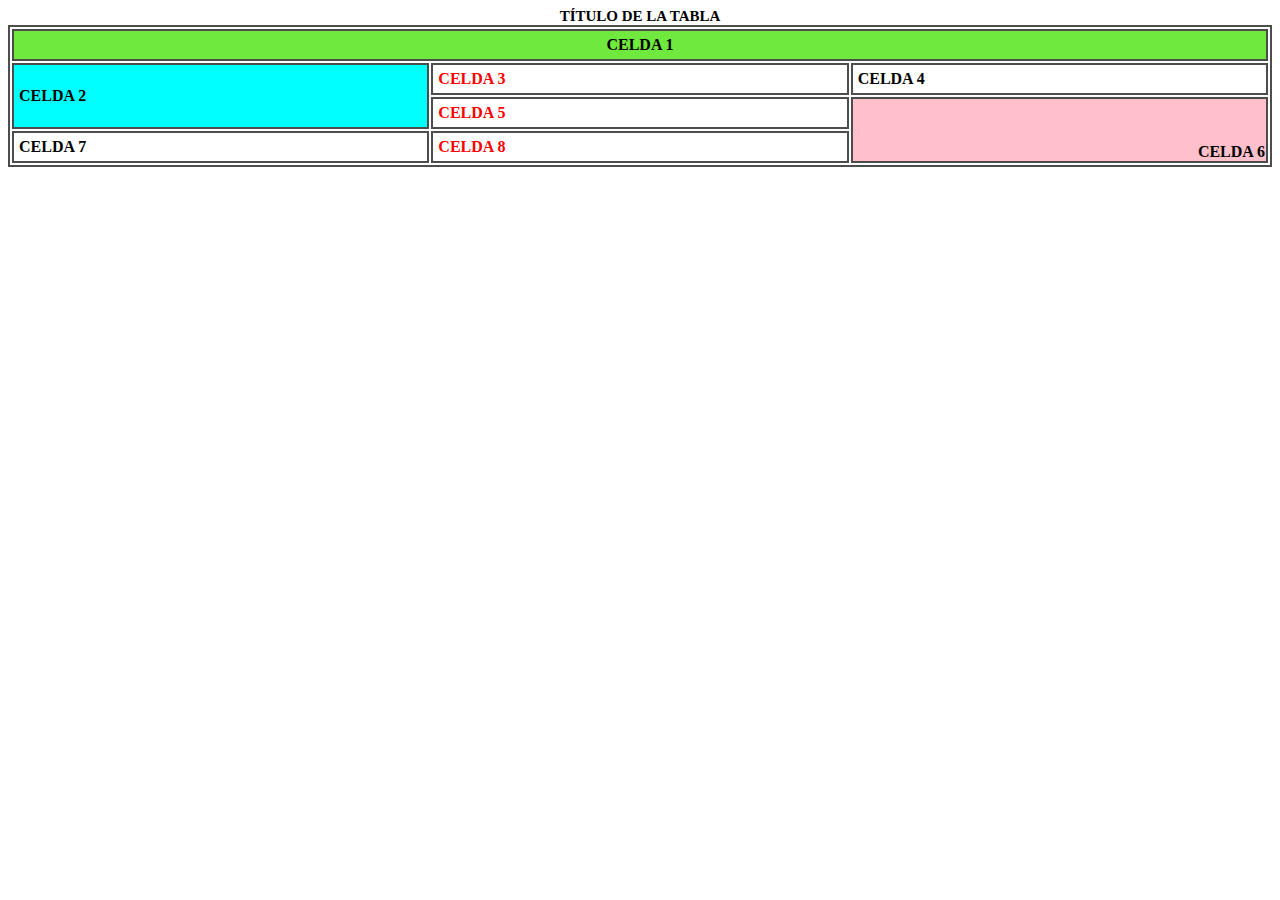
<file: Act13/index.html>
<!DOCTYPE html>
<html lang="en">

<head>
    <meta charset="UTF-8">
    <meta http-equiv="X-UA-Compatible" content="IE=edge">
    <meta name="viewport" content="width=device-width, initial-scale=1.0">
    <title>Document</title>
    <link rel="stylesheet" href="css/style.css">
</head>

<body>

    <div>

        <h3>TÍTULO DE LA TABLA</h3>

        <table>
            <tr id="celda_1">
                <th colspan="3">CELDA 1</th>
            </tr>
            <tr>
                <td rowspan="2" id="celda_2">CELDA 2</td>
                <td class="red">CELDA 3</td>
                <td>CELDA 4</td>
            </tr>
            <tr>
                <td class="red">CELDA 5</td>
                <td rowspan="2" class="celda_6"><span>CELDA 6</span></td>
            </tr>
            <tr class>
                <td id="celda_7">CELDA 7</td>
                <td class="red">CELDA 8</td>
            </tr>

        </table>

    </div>

</body>

</html>
</file>
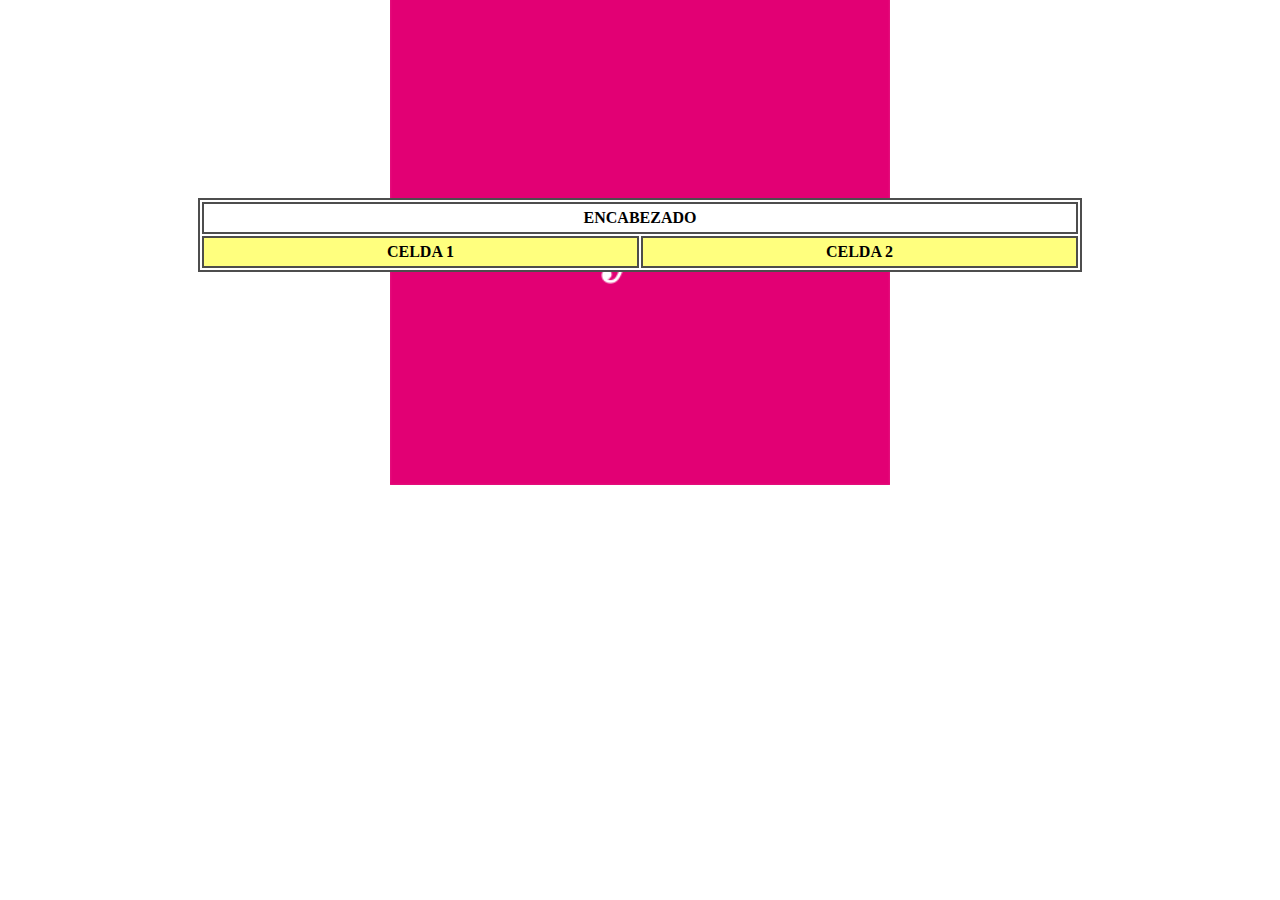
<file: Act14/index.html>
<!DOCTYPE html>
<html lang="en">

<head>
    <meta charset="UTF-8">
    <meta http-equiv="X-UA-Compatible" content="IE=edge">
    <meta name="viewport" content="width=device-width, initial-scale=1.0">
    <title>Document</title>
    <link rel="stylesheet" href="css/style.css">
</head>

<body>

    <table>
        <tr>
            <th colspan="2">ENCABEZADO</th>
        </tr>
        <tr id="rows">
            <td class="centrat"><span>CELDA 1</span></td>
            <td class="centrat"><span>CELDA 2</span></td>
        </tr>
    </table>

</body>

</html>
</file>
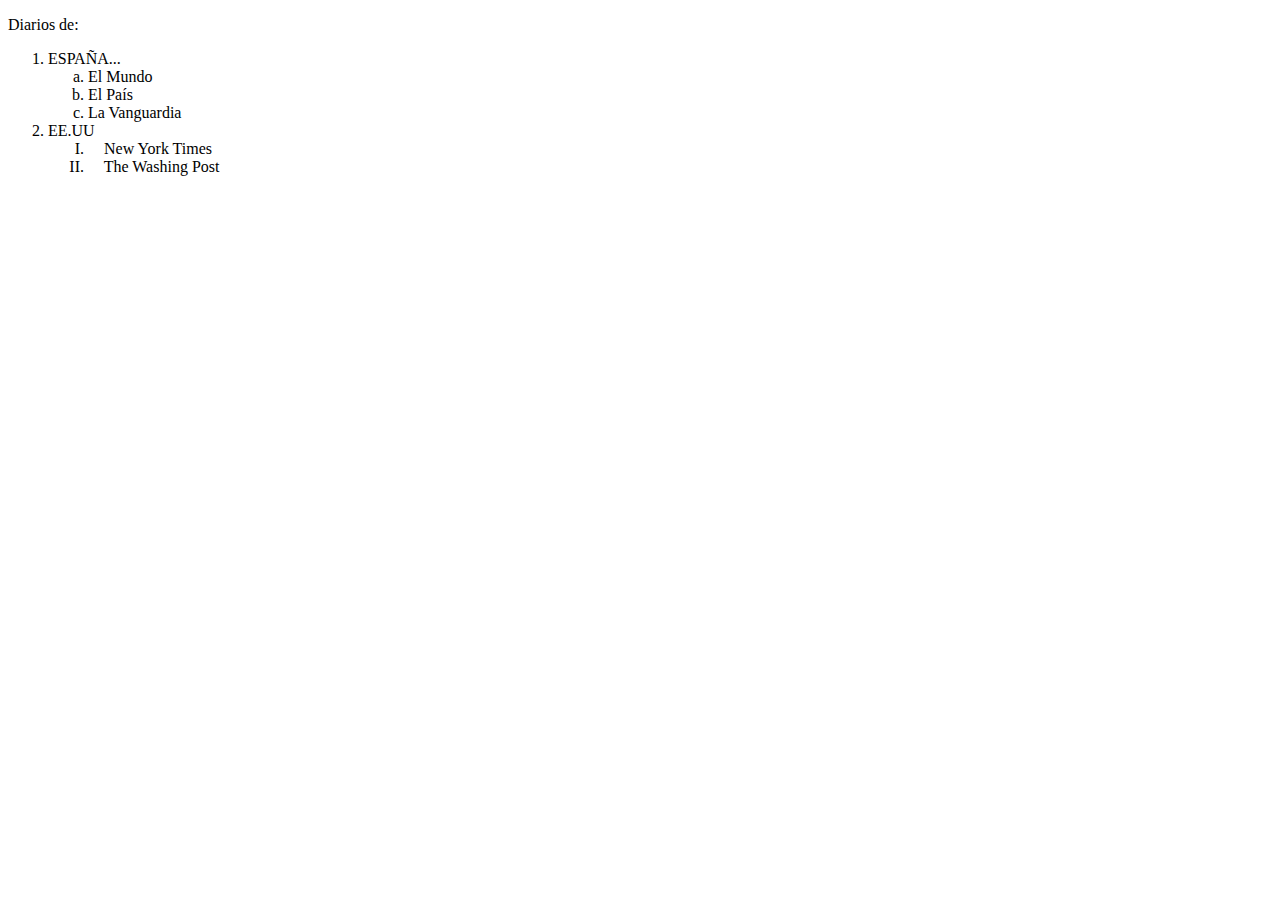
<file: Act15/index.html>
<!DOCTYPE html>
<html lang="en">

<head>
    <meta charset="UTF-8">
    <meta http-equiv="X-UA-Compatible" content="IE=edge">
    <meta name="viewport" content="width=device-width, initial-scale=1.0">
    <title>Document</title>
    <link rel="stylesheet" href="css/style.css">
</head>

<body>

    <div>

        <p>Diarios de:</p>

        <ol>
            <li>ESPAÑA...</li>
            <ol class="spain">
                <li>El Mundo</li>
                <li>El País</li>
                <li>La Vanguardia</li>
            </ol>
            <li>EE.UU</li>
            <ol class="eeuu">
                <li>&nbsp&nbsp&nbsp New York Times</li>
                <li>&nbsp&nbsp&nbsp The Washing Post</li>
            </ol>
        </ol>



    </div>



</body>

</html>
</file>
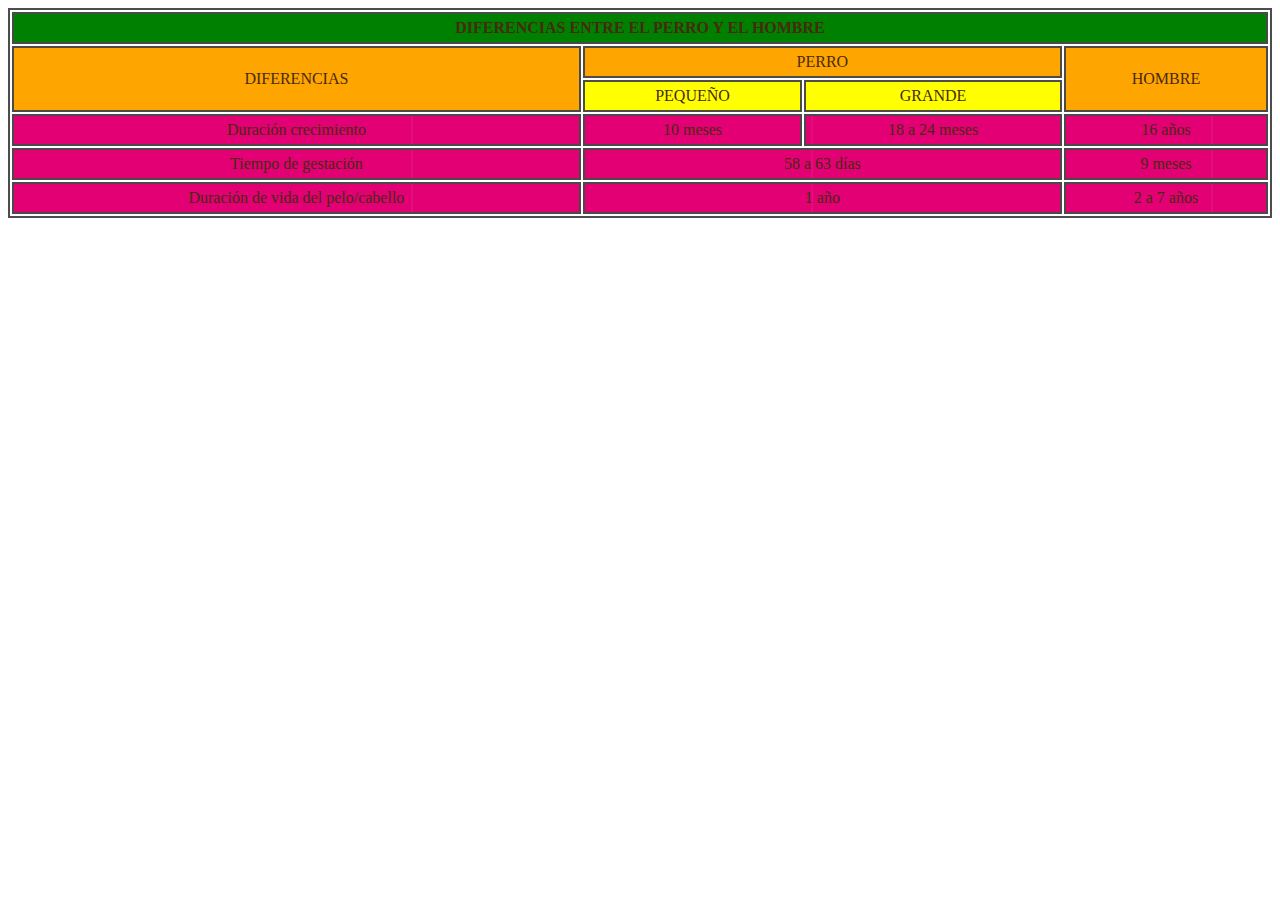
<file: Act16/index.html>
<!DOCTYPE html>
<html lang="en">

<head>
    <meta charset="UTF-8">
    <meta http-equiv="X-UA-Compatible" content="IE=edge">
    <meta name="viewport" content="width=device-width, initial-scale=1.0">
    <title>Document</title>
    <link rel="stylesheet" href="css/style.css">
</head>

<body>

    <div>

        <table>
            <tr id="celda_1">
                <th colspan="4" class="green">DIFERENCIAS ENTRE EL PERRO Y EL HOMBRE</th>
            </tr>
            <tr class="orange">
                <td rowspan="2">DIFERENCIAS</td>
                <td colspan="2">PERRO</td>
                <td rowspan="2">HOMBRE</td>
            </tr>
            <tr class="yellow">
                <td>PEQUEÑO</td>
                <td>GRANDE</td>
            </tr>
            <tr class="img_back">
                <td>Duración crecimiento</td>
                <td>10 meses</td>
                <td>18 a 24 meses</td>
                <td>16 años</td>
            </tr>
            <tr class="img_back">
                <td>Tiempo de gestación</td>
                <td colspan="2">58 a 63 días</td>
                <td>9 meses</td>
            </tr>
            <tr class="img_back">
                <td>Duración de vida del pelo/cabello</td>
                <td colspan="2">1 año</td>
                <td>2 a 7 años</td>
            </tr>

        </table>

    </div>

</body>

</html>
</file>
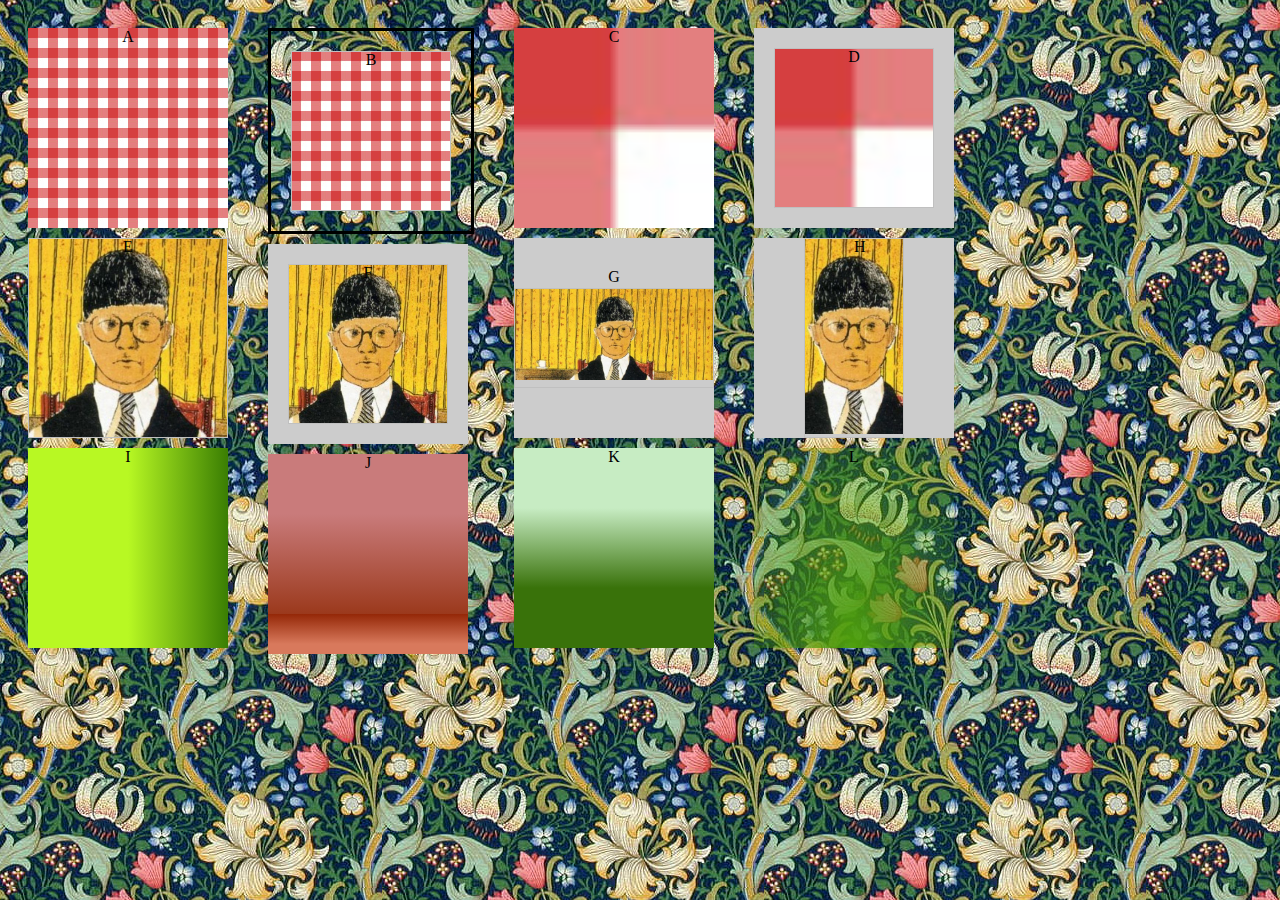
<file: Act17/index.html>
<!DOCTYPE html>
<html lang="en">

<head>
    <meta charset="UTF-8">
    <meta http-equiv="X-UA-Compatible" content="IE=edge">
    <meta name="viewport" content="width=device-width, initial-scale=1.0">
    <link rel="stylesheet" href="css/style.css">
    <title>Document</title>
</head>

<body>
    <div class="col1">
        <div class="container" id="a">A</div>
        <div class="container" id="e"><span id="texte">E</span><img id="imgE" /></div>
        <div class="container" id="i">I</div>
    </div>
    <div class="col1">
        <div class="container" id="b"><span id="textb">B</span><img id="imgB" /></div>
        <div class="container" id="f"><span id="textf">F</span><img id="imgF" /></div>
        <div class="container" id="j">J</div>
    </div>
    <div class="col1">
        <div class="container" id="c">C</div>
        <div class="container" id="g"><span id="textg">G</span><img id="imgG" /></div>
        <div class="container" id="k">K</div>
    </div>
    <div class="col1">
        <div class="container" id="d"><span id="textd">D</span><img id="imgD" /></div>
        <div class="container" id="h"><span id="texth">H</span><img id="imgH" /></div>
        <div class="container" id="l">L</div>
    </div>
</body>

</html>
</file>
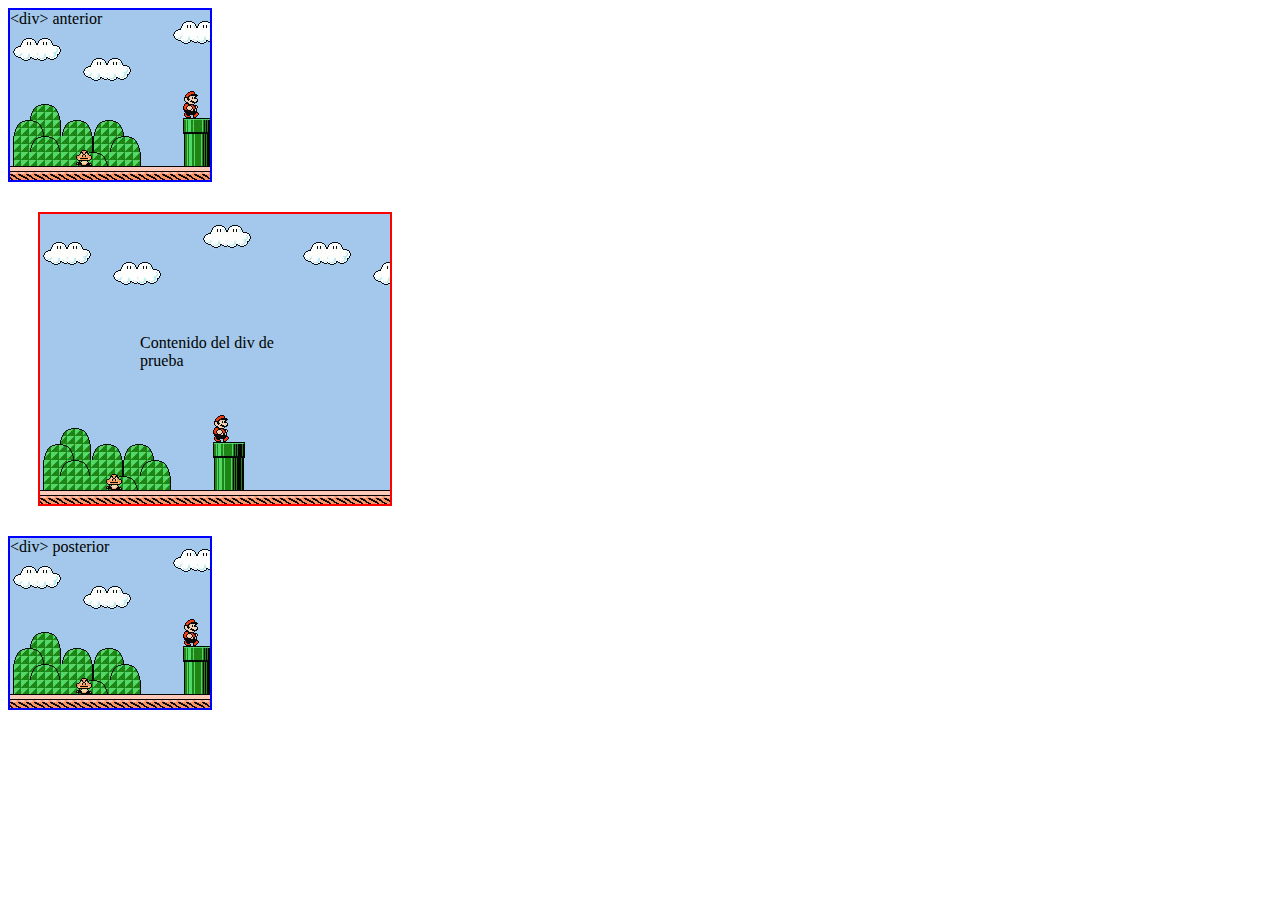
<file: Act18/index.html>
<!DOCTYPE html>
<html lang="en">

<head>
    <meta charset="UTF-8">
    <meta http-equiv="X-UA-Compatible" content="IE=edge">
    <meta name="viewport" content="width=device-width, initial-scale=1.0">
    <title>Act 18</title>
    <link rel="stylesheet" href="css/style.css">
</head>

<body>

    <div>&ltdiv&gt anterior</div>

    
    <div class="container_1">
        <sapn>Contenido del div de prueba</span>

    </div>


    <div>&ltdiv&gt posterior</div>

</body>

</html>
</file>
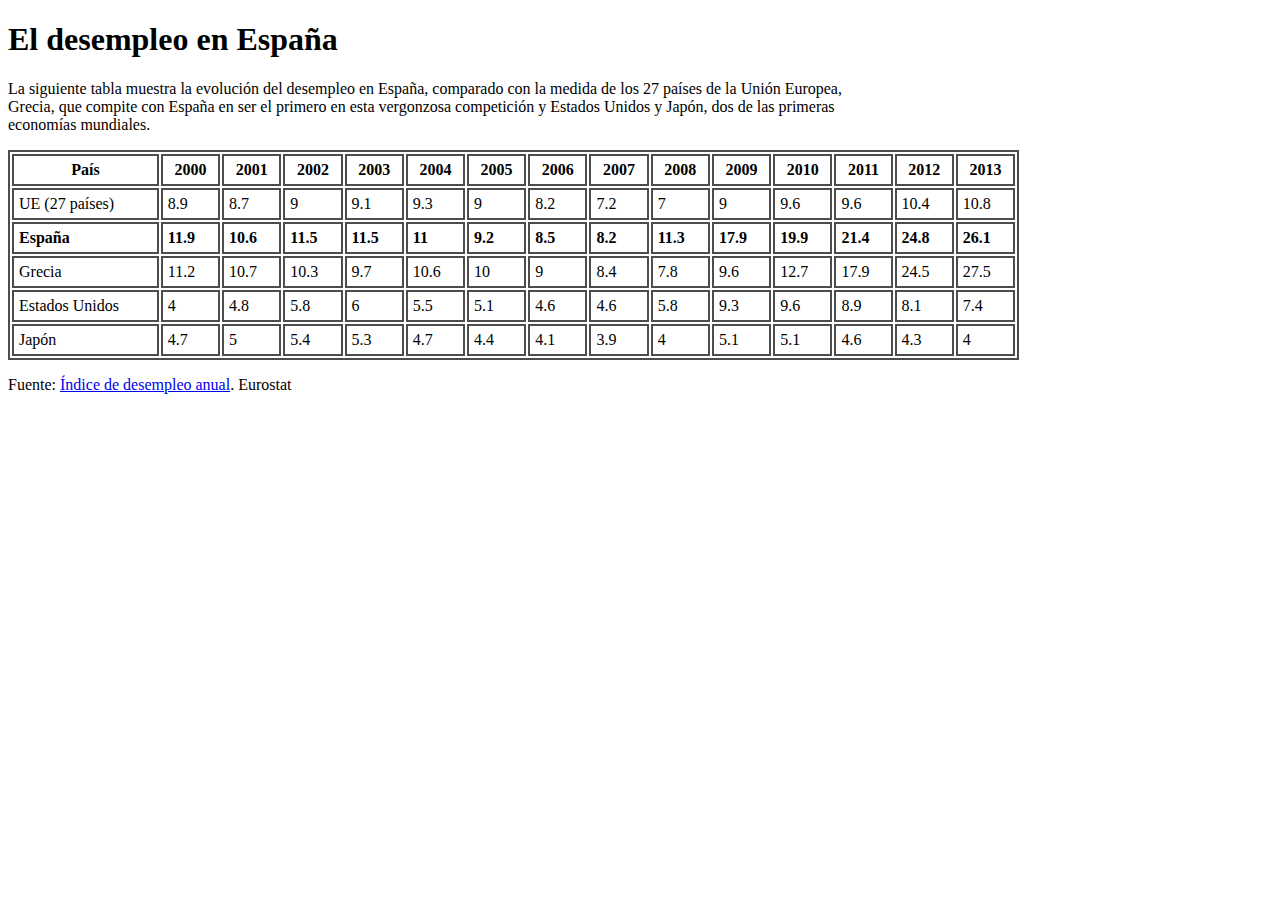
<file: Act19/index.html>
<!DOCTYPE html>
<html lang="en">

<head>
    <meta charset="UTF-8">
    <meta http-equiv="X-UA-Compatible" content="IE=edge">
    <meta name="viewport" content="width=device-width, initial-scale=1.0">
    <title>Document</title>
    <link rel="stylesheet" href="css/style.css">
</head>

<body>

    <h1>El desempleo en España</h1>

    <p>
        La siguiente tabla muestra la evolución del desempleo en España, comparado
        con la medida de los 27 países de la Unión Europea, <br />Grecia, que
        compite con España en ser el primero en esta vergonzosa competición y
        Estados Unidos y Japón, dos de las primeras <br> economías mundiales.
    </p>

        <table>

            <tr>
                <th>País</th>
                <th>2000</th>
                <th>2001</th>
                <th>2002</th>
                <th>2003</th>
                <th>2004</th>
                <th>2005</th>
                <th>2006</th>
                <th>2007</th>
                <th>2008</th>
                <th>2009</th>
                <th>2010</th>
                <th>2011</th>
                <th>2012</th>
                <th>2013</th>
            </tr>

            <tr>
                <td>UE (27 países)</td>
                <td>8.9</td>
                <td>8.7</td>
                <td>9</td>
                <td>9.1</td>
                <td>9.3</td>
                <td>9</td>
                <td>8.2</td>
                <td>7.2</td>
                <td>7</td>
                <td>9</td>
                <td>9.6</td>
                <td>9.6</td>
                <td>10.4</td>
                <td>10.8</td>
            </tr>

            <tr id="spain">
                <td>España</td>
                <td>11.9</td>
                <td>10.6</td>
                <td>11.5</td>
                <td>11.5</td>
                <td>11</td>
                <td>9.2</td>
                <td>8.5</td>
                <td>8.2</td>
                <td>11.3</td>
                <td>17.9</td>
                <td>19.9</td>
                <td>21.4</td>
                <td>24.8</td>
                <td>26.1</td>
            </tr>

            <tr>
                <td>Grecia</td>
                <td>11.2</td>
                <td>10.7</td>
                <td>10.3</td>
                <td>9.7</td>
                <td>10.6</td>
                <td>10</td>
                <td>9</td>
                <td>8.4</td>
                <td>7.8</td>
                <td>9.6</td>
                <td>12.7</td>
                <td>17.9</td>
                <td>24.5</td>
                <td>27.5</td>
            </tr>
            <tr>
                <td>Estados Unidos</td>
                <td>4</td>
                <td>4.8</td>
                <td>5.8</td>
                <td>6</td>
                <td>5.5</td>
                <td>5.1</td>
                <td>4.6</td>
                <td>4.6</td>
                <td>5.8</td>
                <td>9.3</td>
                <td>9.6</td>
                <td>8.9</td>
                <td>8.1</td>
                <td>7.4</td>
            </tr>
            <tr>
                <td>Japón</td>
                <td>4.7</td>
                <td>5</td>
                <td>5.4</td>
                <td>5.3</td>
                <td>4.7</td>
                <td>4.4</td>
                <td>4.1</td>
                <td>3.9</td>
                <td>4</td>
                <td>5.1</td>
                <td>5.1</td>
                <td>4.6</td>
                <td>4.3</td>
                <td>4</td>
            </tr>

        </table>

        <p>Fuente: <a href="#">Índice de desempleo anual</a>. Eurostat</p>


</body>

</html>
</file>
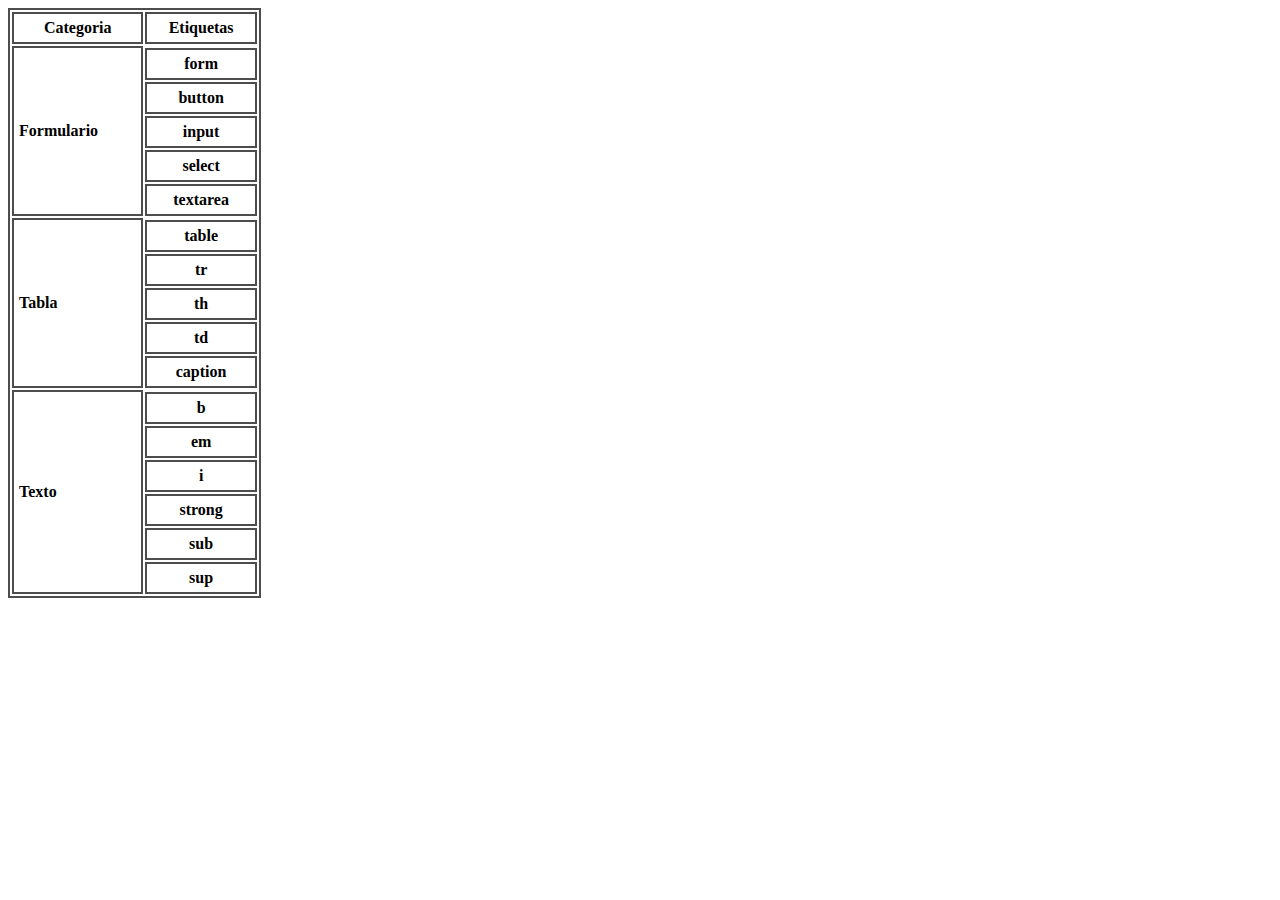
<file: Act20/index.html>
<!DOCTYPE html>
<html lang="en">
<head>
    <meta charset="UTF-8">
    <meta http-equiv="X-UA-Compatible" content="IE=edge">
    <meta name="viewport" content="width=device-width, initial-scale=1.0">
    <title>Document</title>
    <link rel="stylesheet" href="css/style.css">
</head>
<body>
    
    <div>

        <table>

            <tr>
                <th>Categoria</th>
                <th>Etiquetas</th>
            </tr>

            <tr>
                <td rowspan="6">Formulario</td>
                <tr>
                    <th>form</th>
                </tr>
                <tr>
                    <th>button</th>
                </tr>
                <tr>
                    <th>input</th>
                </tr>
                <tr>
                    <th>select</th>
                </tr>
                <tr>
                    <th>textarea</th>
                </tr>
            </tr>

            <tr>
                <td rowspan="6">Tabla</td>
                <tr>
                    <th>table</th>
                </tr>
                <tr>
                    <th>tr</th>
                </tr>
                <tr>
                    <th>th</th>
                </tr>
                <tr>
                    <th>td</th>
                </tr>
                <tr>
                    <th>caption</th>
                </tr>
            </tr>

            <tr>
                <td rowspan="7">Texto</td>
                <tr>
                    <th>b</th>
                </tr>
                <tr>
                    <th>em</th>
                </tr>
                <tr>
                    <th>i</th>
                </tr>
                <tr>
                    <th>strong</th>
                </tr>
                <tr>
                    <th>sub</th>
                </tr>
                <tr>
                    <th>sup</th>
                </tr>
            </tr>

        </table>

    </div>

</body>
</html>
</file>
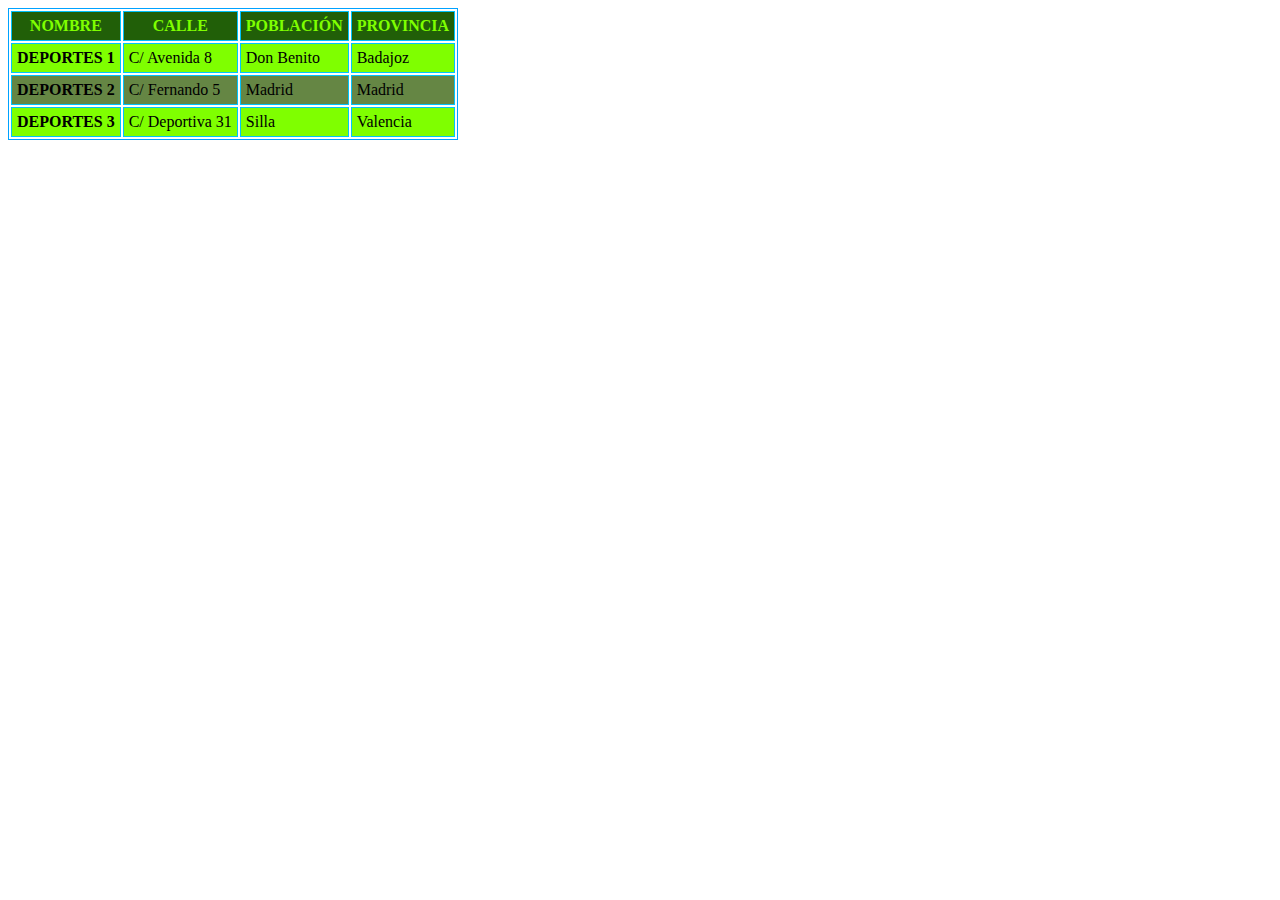
<file: deportes/donde.html>
<!DOCTYPE html>
<html lang="en">

<head>
    <meta charset="UTF-8">
    <meta http-equiv="X-UA-Compatible" content="IE=edge">
    <meta name="viewport" content="width=device-width, initial-scale=1.0">
    <title>Donde</title>
    <link rel="stylesheet" href="css/style.css">
</head>

<body>

    <table>
        <tr class="headers">
            <th>NOMBRE</th>
            <th>CALLE</th>
            <th>POBLACIÓN</th>
            <th>PROVINCIA</th>
        </tr>
        <tr class="row_1">
            <th>DEPORTES 1</th>
            <td>C/ Avenida 8</td>
            <td>Don Benito</td>
            <td>Badajoz</td>
        </tr>
        <tr class="row_2">
            <th>DEPORTES 2</th>
            <td>C/ Fernando 5</td>
            <td>Madrid</td>
            <td>Madrid</td>
        </tr>
        <tr class="row_1">
            <th>DEPORTES 3</th>
            <td>C/ Deportiva 31</td>
            <td>Silla</td>
            <td>Valencia</td>
        </tr>


    </table>


</body>

</html>
</file>
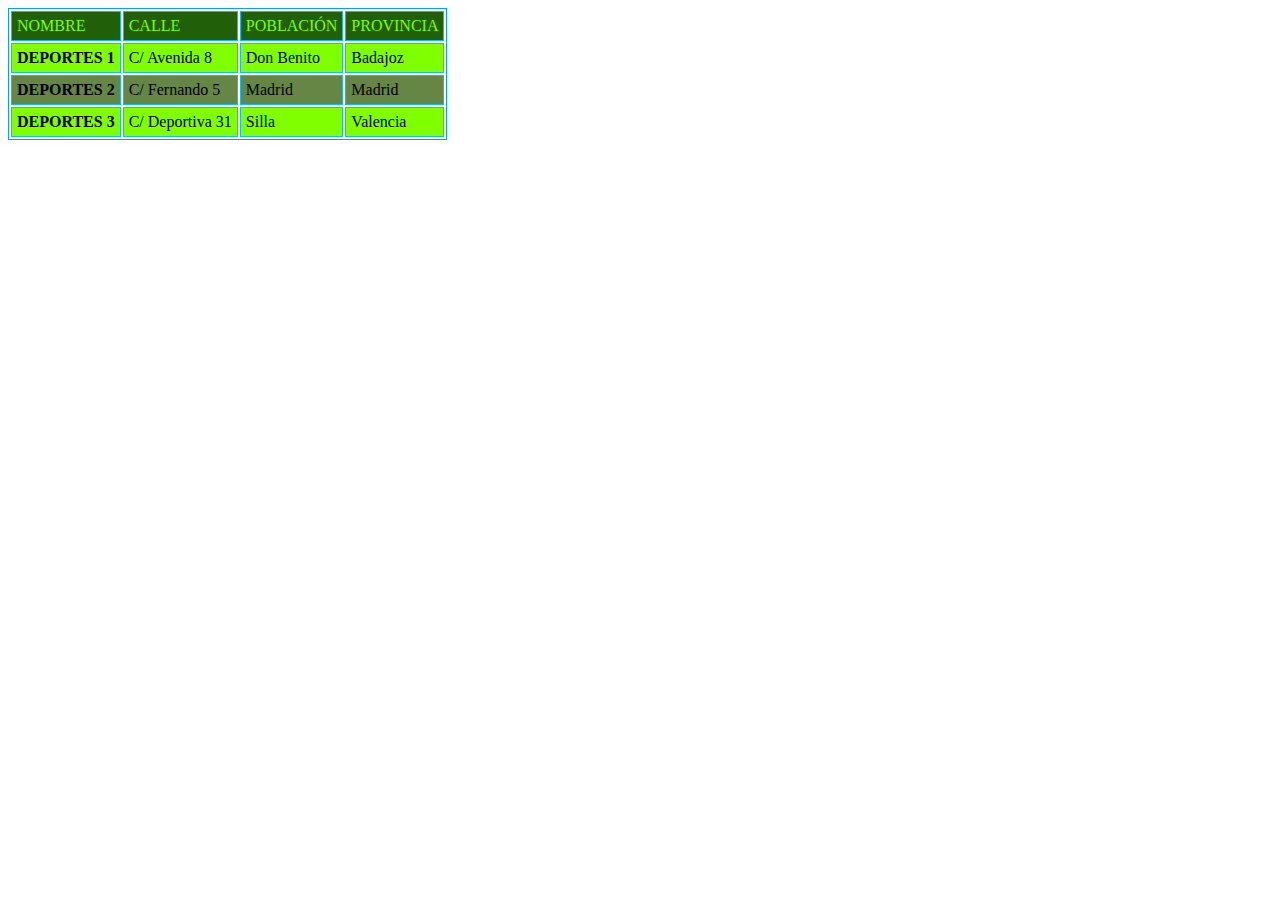
<file: deportes/donde2.html>
<!DOCTYPE html>
<html lang="en">

<head>
    <meta charset="UTF-8">
    <meta http-equiv="X-UA-Compatible" content="IE=edge">
    <meta name="viewport" content="width=device-width, initial-scale=1.0">
    <title>Donde 2</title>
    <link rel="stylesheet" href="css/style.css">

</head>

<body>

    <table>
        <tr class="headers">
            <td>NOMBRE</td>
            <td>CALLE</td>
            <td>POBLACIÓN</td>
            <td>PROVINCIA</td>
        </tr>
        <tr class="row_1">
            <th>DEPORTES 1</th>
            <td>C/ Avenida 8</td>
            <td>Don Benito</td>
            <td>Badajoz</td>
        </tr>
        <tr class="row_2">
            <th>DEPORTES 2</th>
            <td>C/ Fernando 5</td>
            <td>Madrid</td>
            <td>Madrid</td>
        </tr>
        <tr class="row_1">
            <th>DEPORTES 3</th>
            <td>C/ Deportiva 31</td>
            <td>Silla</td>
            <td>Valencia</td>
        </tr>


    </table>


</body>
</file>
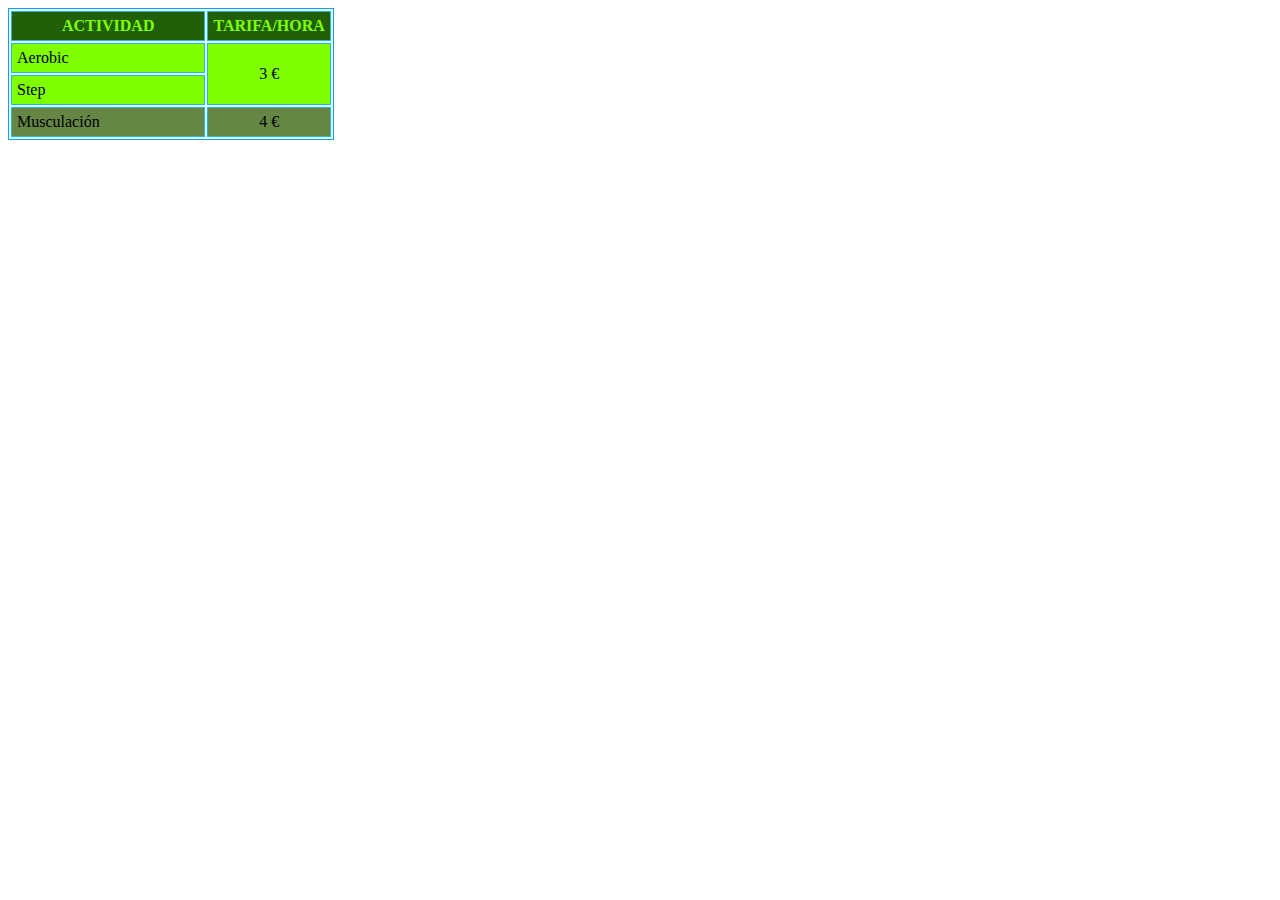
<file: deportes/instalaciones.html>
<!DOCTYPE html>
<html lang="en">

<head>
    <meta charset="UTF-8">
    <meta http-equiv="X-UA-Compatible" content="IE=edge">
    <meta name="viewport" content="width=device-width, initial-scale=1.0">
    <title>Instalaciones</title>
    <link rel="stylesheet" href="css/style.css">
</head>

<body>

    <table>
        <tr class="headers">
            <th class="headers_inst">ACTIVIDAD</th>
            <th>TARIFA/HORA</th>
        </tr>
        <tr class="row_1">
            <td>Aerobic</td>
            <td rowspan="2" class="centrat">3 €</td>
        </tr>
        <tr class="row_1">
            <td>Step</td>
        </tr>
        
        <tr class="row_2">
            <td>Musculación</td>
            <td class="centrat">4 €</td>
        </tr>
    </table>


</body>

</html>
</file>
<file: Act13/css/style.css>
*{
    font-weight: bolder;
}

table {
    border: rgb(73, 73, 73, 0.979) 2px solid;
    margin: 0px;
    padding: 0px;
    width: 100%;
    position: relative;
}

th, td{
    padding: 5px;
    border: rgba(73, 73, 73, 0.979) 2px solid;
}

#celda_1{
    background-color: rgb(111, 233, 62);
}

#celda_2{
    background-color: aqua;
    text-align: left;
}

.celda_6{
    background-color: pink;
    text-align: right;
    bottom: 50px;
}

.celda_6 span{
    position: absolute;
    bottom: 4px;
    right: 5px;
}

.red{
    color: red;
}

h3{
    font-size: 15px;
    text-align: center;
    margin: 0px;
}
</file>
<file: Act14/css/style.css>
body {
    font-weight: bolder;
    background-image: url(../img/t-systems.png);
    background-repeat: no-repeat;
    padding: 190px;
    background-position: center;
    background-size: 500px;
}

table {
    border: rgb(73, 73, 73, 0.979) 2px solid;
    margin: 0px;
    padding: 0px;
    width: 100%;
    height: 100%;
    position: relative;
    background-color: white;
}

th,
td {
    padding: 5px;
    border: rgba(73, 73, 73, 0.979) 2px solid;
}

.celda span {
    text-align: center;
}

.centrat {
    text-align: center;
    background-color: rgba(255, 255, 0, 0.507);
}
</file>
<file: Act15/css/style.css>
ol.spain{
    list-style-type: lower-alpha;
}

ol.eeuu{
    list-style-type: upper-roman;
}
</file>
<file: Act16/css/style.css>
*{
    text-align: center;
    color: rgb(71, 42, 14);
}

table {
    border: rgb(73, 73, 73, 0.979) 2px solid;
    margin: 0px;
    padding: 0px;
    width: 100%;
    position: relative;
}

th, td{
    padding: 5px;
    border: rgba(73, 73, 73, 0.979) 2px solid;
}

.orange{
    background-color: orange;
}

.yellow{
    background-color: yellow;
}

.green{
    background-color: green;
}

.img_back{
    background-image: url(../img/t-systems.png);
}
</file>
<file: Act17/css/style.css>
body {
    background-image: url(../img/ac.jpg);
}

div {
    text-align: center;
    /* border-style: solid; */
    margin: 10px;
}

.col1 {
    float: left;
}

.container {
    width: 200px;
    height: 200px;

}

#a {

    background-image: url(../img/back_mantel.jpg);
    background-repeat: repeat;
}

#imgB {

    width: 80%;
    height: 80%;
    background-image: url(../img/back_mantel.jpg);
}

#textb {
    position: absolute;
    top: 10%;

}

#b {
    border-style: solid;
    position: relative;
    display: flex;
    justify-content: center;
    align-items: center
}

#c {
    background-image: url(../img/back_mantel.jpg);
    background-repeat: no-repeat;
    background-size: 200px;
}

#imgD {

    background-image: url(../img/back_mantel.jpg);
    background-size: cover;
    width: 80%;
    height: 80%;

}

#textd {
    position: absolute;
    top: 10%;
}

#d {
    position: relative;
    background-color: rgb(204, 204, 204);
    display: flex;
    justify-content: center;
    align-items: center;

}

#imgE {
    background-image: url(../img/dh.jpg);
    background-size: cover;
    width: 100%;
    height: 100%;
}

#texte {
    position: absolute;
    top: 0;
}

#e {
    position: relative;
    display: flex;
    justify-content: center;
    align-items: center;
}

#imgF {

    background-image: url(../img/dh.jpg);
    background-size: cover;
    width: 80%;
    height: 80%;
}

#textf {
    position: absolute;
    top: 10%;
}

#f {
    position: relative;
    background-color: rgb(204, 204, 204);
    display: flex;
    justify-content: center;
    align-items: center;

}

#imgG {

    background-image: url(../img/dh_2.jpg);
    background-size: contain;
    background-repeat: no-repeat;
    width: 100%;
    height: 50%;
}

#textg {
    position: absolute;
    top: 15%;

}

#g {
    position: relative;
    background-color: rgb(204, 204, 204);
    display: flex;
    justify-content: center;
    align-items: center;
}

#imgH {

    background-image: url(../img/dh_3.jpg);
    background-size: contain;
    background-repeat: no-repeat;
    width: 50%;
    height: 100%;
}

#texth {
    position: absolute;
    top: 0;
    left: 50%;
}

#h {
    position: relative;
    background-color: rgb(204, 204, 204);

}

#i {
    background: linear-gradient(90deg, rgb(184, 248, 35)50%, rgb(58, 126, 3));
}

#j {
    background: linear-gradient(180deg, rgb(201, 123, 123)30%, rgb(155, 57, 28) 80%, rgb(148, 39, 7)80%, rgb(216, 121, 92)95%);
}

#k {
    background: linear-gradient(180deg, rgb(199, 236, 195)30%, rgb(57, 114, 10)70%);
}

#l {
    background: radial-gradient(ellipse at top, #32a81400, transparent),
        radial-gradient(ellipse at bottom, #4e9f0c, transparent);
}
</file>
<file: Act18/css/style.css>
div {
    position: absolute;
    padding-bottom: 120px;
    padding-right: 100px;
    width: 100px;
    height: 50px;
    background-color: #a3c8eb !important;
    background: url(../img/f01.png) left bottom repeat-x,
        url(../img/f02.png) left bottom no-repeat,
        url(../img/f03.png) left top repeat-x;
    border: solid blue 2px;
    position: relative;
}

.container_1 {
    position: absolute;
    padding-top: 120px;
    padding-left: 100px;
    margin: 30px;
    border: solid red 2px;
    width: 150px;
    position: relative;
}
</file>
<file: Act19/css/style.css>
/**{
    font-weight: bolder;
}*/

table {
    border: rgb(73, 73, 73, 0.979) 2px solid;
    margin: 0px;
    padding: 0px;
    width: 80%;
    position: relative;
}

th, td{
    padding: 5px;
    border: rgba(73, 73, 73, 0.979) 2px solid;
}

#spain{
    font-weight: bolder;
}
</file>
<file: Act20/css/style.css>
*{
    font-weight: bolder;
}

table {
    border: rgb(73, 73, 73, 0.979) 2px solid;
    margin: 0px;
    padding: 0px;
    width: 20%;
    position: relative;
}

th, td{
    padding: 5px;
    border: rgba(73, 73, 73, 0.979) 2px solid;
}
</file>
<file: deportes/css/style.css>
table {
    border: rgb(0, 162, 255) 1px solid;
}

th, td{
    padding: 5px;
    border: rgba(0, 195, 255, 0.979) 1px solid;
    margin: 0px;
}

.headers{
    background-color: rgb(33, 95, 8);
    color: chartreuse;
}

.headers_inst{
    background-color: rgb(33, 95, 8);
    color: chartreuse;
    padding-right: 50px;
    padding-left: 50px;
}

.row_1{
    background-color: chartreuse;
}

.row_2{
    background-color: rgba(48, 92, 4, 0.747);
}

.centrat{
    text-align: center;
}
</file>
